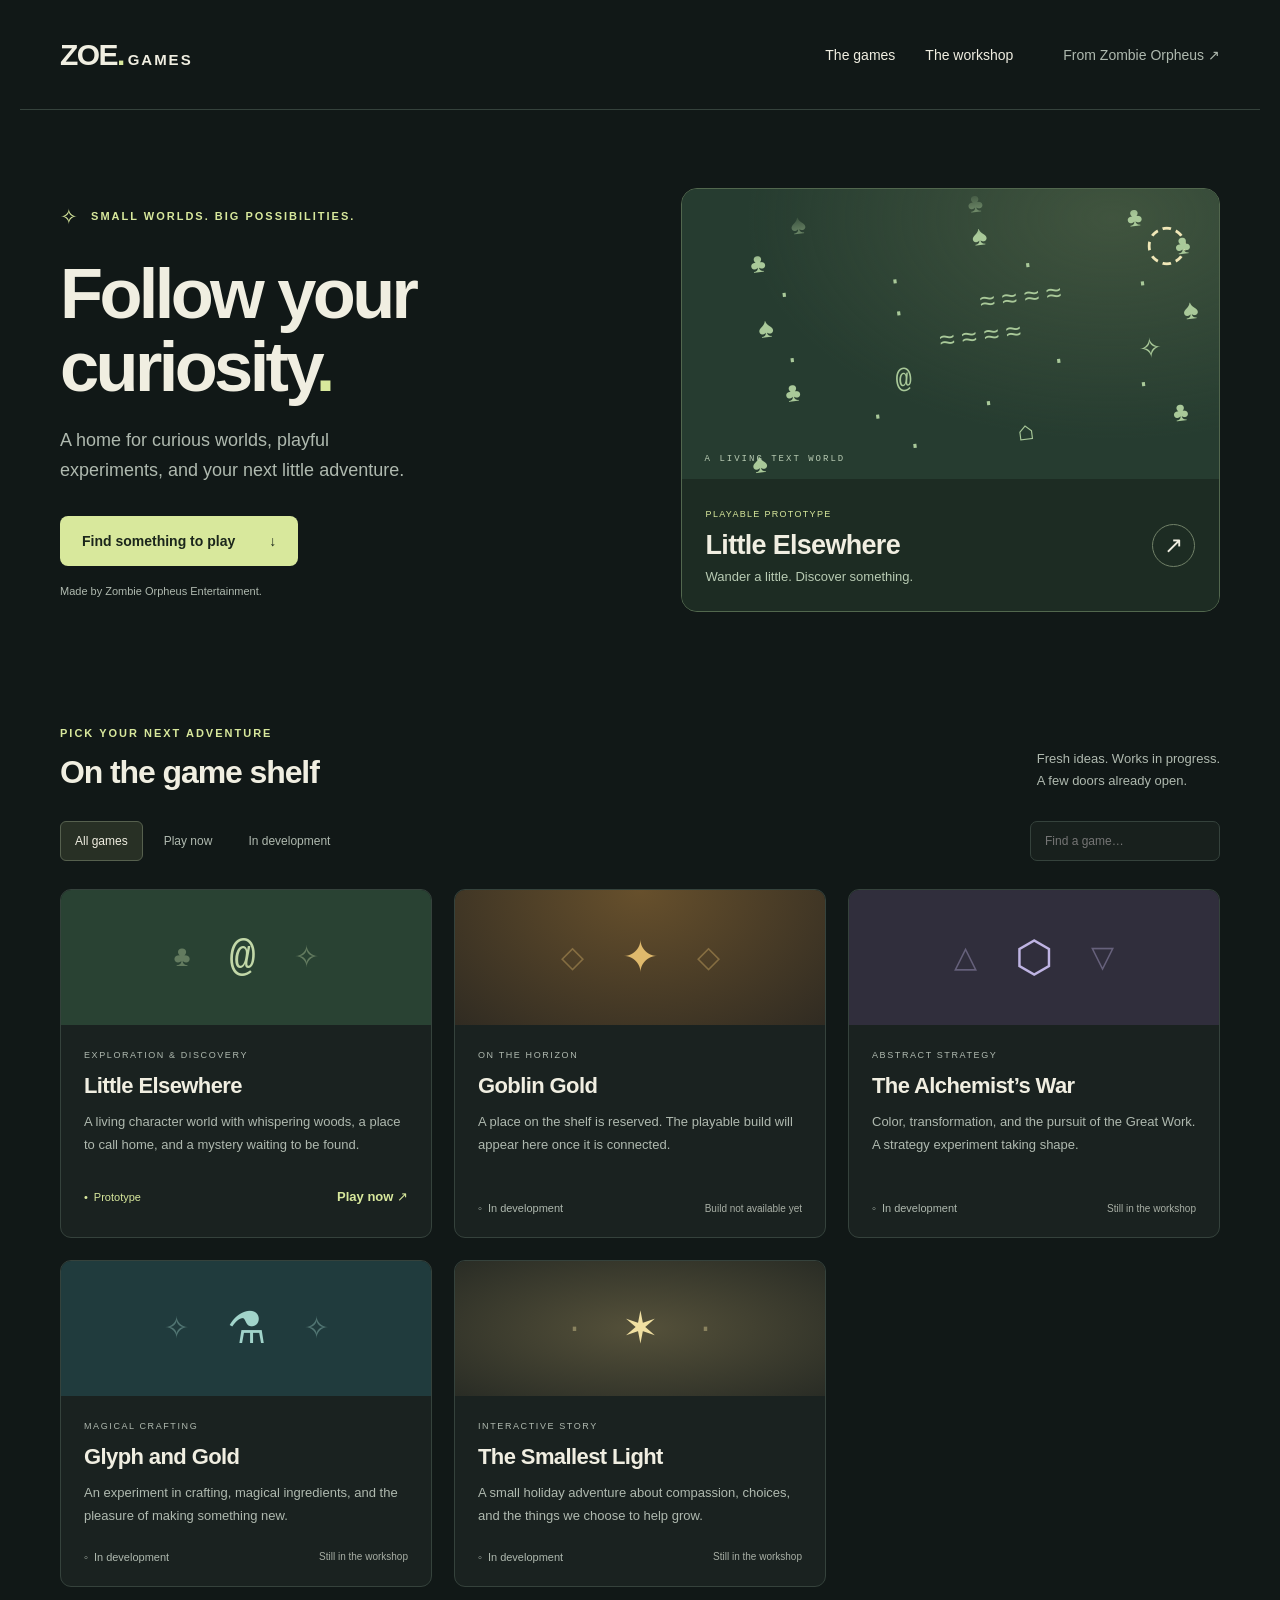
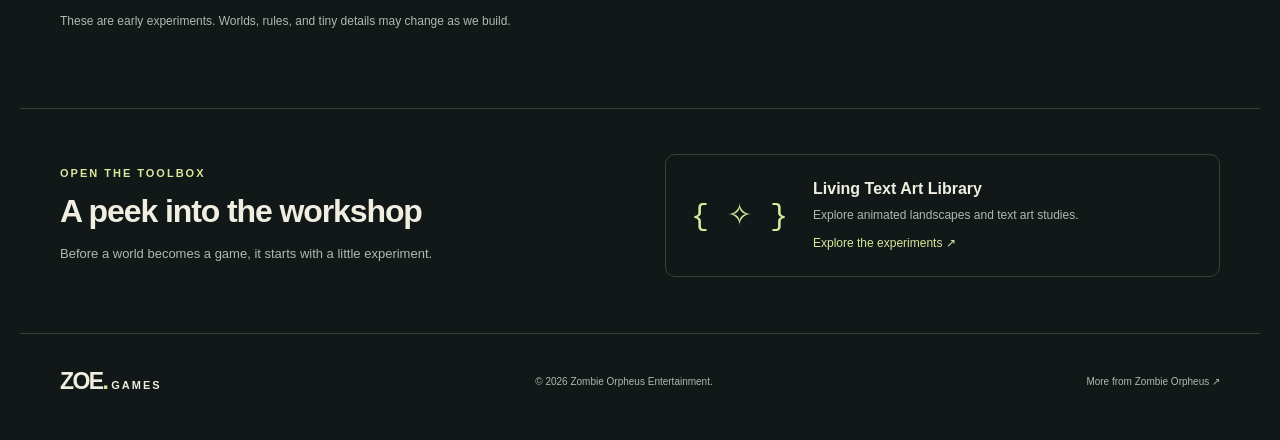
<file: index.html>
<!doctype html>
<html lang="en">
<head>
<meta charset="utf-8"><meta name="viewport" content="width=device-width,initial-scale=1,viewport-fit=cover">
<meta name="theme-color" content="#111817"><meta name="description" content="Play small adventures and explore new worlds from Zombie Orpheus Entertainment. Discover the latest ZOE Games prototypes.">
<title>ZOE Games | A little curiosity. A new adventure.</title>
<link rel="icon" href="assets/icon.svg" type="image/svg+xml"><link rel="stylesheet" href="assets/site.css">
<script src="assets/site.js" defer></script>
</head>
<body>
<a class="skip" href="#games">Skip to games</a>
<aside id="staging-banner" hidden><strong>STAGING · Test build</strong><span>Changes here have not been released to production.</span><a href="https://zoe.games/">Go to live site ↗</a></aside>
<header class="header wrap"><a class="wordmark" href="./" aria-label="ZOE Games home">ZOE<span class="dot">.</span><span>GAMES</span></a><nav aria-label="Main"><a href="#games">The games</a><a href="#workshop">The workshop</a><a class="parent-link" href="https://www.zombieorpheus.com/">From Zombie Orpheus ↗</a></nav></header>
<main>
<section class="hero wrap" aria-labelledby="hero-title">
<div class="hero-copy"><p class="eyebrow"><span class="spark">✧</span> SMALL WORLDS. BIG POSSIBILITIES.</p><h1 id="hero-title">Follow your<br>curiosity<span class="dot">.</span></h1><p class="lead">A home for curious worlds, playful experiments, and your next little adventure.</p><a class="button primary" href="#games">Find something to play <span aria-hidden="true">↓</span></a><p class="fine">Made by Zombie Orpheus Entertainment.</p></div>
<a class="feature" href="games/little-elsewhere/" aria-label="Play Little Elsewhere prototype">
<div class="scene" aria-hidden="true"><span class="moon">◌</span><pre class="forest">      ♠       ♣         ♠
 ♣         ♠      ♣
    ·    ·     ·      ♣
 ♠     ·   ≈≈≈≈   ·
    ·      ≈≈≈≈       ♠
  ♣    @      ·   ✧
     ·    ·      ·
 ♠      ·    ⌂      ♣</pre><span class="scene-label">A LIVING TEXT WORLD</span></div>
<div class="feature-info"><div><span class="pill">PLAYABLE PROTOTYPE</span><h2>Little Elsewhere</h2><p>Wander a little. Discover something.</p></div><span class="round-arrow" aria-hidden="true">↗</span></div>
</a>
</section>
<section id="games" class="wrap shelf" aria-labelledby="shelf-title"><div class="section-top"><div><p class="eyebrow">PICK YOUR NEXT ADVENTURE</p><h2 id="shelf-title">On the game shelf</h2></div><p>Fresh ideas. Works in progress.<br>A few doors already open.</p></div>
<div class="toolbar" hidden id="game-tools"><div class="filters" role="group" aria-label="Filter games"><button aria-pressed="true" data-filter="all">All games</button><button aria-pressed="false" data-filter="playable">Play now</button><button aria-pressed="false" data-filter="development">In development</button></div><label class="search"><span class="sr-only">Search games</span><input id="search" type="search" placeholder="Find a game…" autocomplete="off"></label></div>
<div class="game-grid" id="game-grid">
<article class="game-card" data-status="playable"><div class="card-art woods" aria-hidden="true"><span>♣</span><span>@</span><span>✧</span></div><div class="card-copy"><p class="category">EXPLORATION & DISCOVERY</p><h3>Little Elsewhere</h3><p>A living character world with whispering woods, a place to call home, and a mystery waiting to be found.</p><div class="card-bottom"><span class="state playable">Prototype</span><a href="games/little-elsewhere/" class="play-link">Play now <span aria-hidden="true">↗</span></a></div></div></article>
<article class="game-card" data-status="development"><div class="card-art gold" aria-hidden="true"><span>◇</span><span>✦</span><span>◇</span></div><div class="card-copy"><p class="category">ON THE HORIZON</p><h3>Goblin Gold</h3><p>A place on the shelf is reserved. The playable build will appear here once it is connected.</p><div class="card-bottom"><span class="state">In development</span><span class="unavailable">Build not available yet</span></div></div></article>
<article class="game-card" data-status="development"><div class="card-art alchemy" aria-hidden="true"><span>△</span><span>⬡</span><span>▽</span></div><div class="card-copy"><p class="category">ABSTRACT STRATEGY</p><h3>The Alchemist’s War</h3><p>Color, transformation, and the pursuit of the Great Work. A strategy experiment taking shape.</p><div class="card-bottom"><span class="state">In development</span><span class="unavailable">Still in the workshop</span></div></div></article>
<article class="game-card" data-status="development"><div class="card-art glyph" aria-hidden="true"><span>✧</span><span>⚗</span><span>✧</span></div><div class="card-copy"><p class="category">MAGICAL CRAFTING</p><h3>Glyph and Gold</h3><p>An experiment in crafting, magical ingredients, and the pleasure of making something new.</p><div class="card-bottom"><span class="state">In development</span><span class="unavailable">Still in the workshop</span></div></div></article>
<article class="game-card" data-status="development"><div class="card-art light" aria-hidden="true"><span>·</span><span>✶</span><span>·</span></div><div class="card-copy"><p class="category">INTERACTIVE STORY</p><h3>The Smallest Light</h3><p>A small holiday adventure about compassion, choices, and the things we choose to help grow.</p><div class="card-bottom"><span class="state">In development</span><span class="unavailable">Still in the workshop</span></div></div></article>
</div><p id="no-results" hidden role="status">No games match. Try another search or filter.</p><p class="prototype-note">These are early experiments. Worlds, rules, and tiny details may change as we build.</p></section>
<section class="workshop wrap" id="workshop" aria-labelledby="workshop-title"><div><p class="eyebrow">OPEN THE TOOLBOX</p><h2 id="workshop-title">A peek into the workshop</h2><p>Before a world becomes a game, it starts with a little experiment.</p></div><a class="lab-link" href="labs/ascii-library/"><span class="lab-symbol" aria-hidden="true">{ ✧ }</span><div><h3>Living Text Art Library</h3><p>Explore animated landscapes and text art studies.</p><span>Explore the experiments ↗</span></div></a></section>
</main>
<footer class="wrap"><a class="wordmark" href="./">ZOE<span class="dot">.</span><span>GAMES</span></a><p>© <span id="year">2026</span> Zombie Orpheus Entertainment.</p><a href="https://www.zombieorpheus.com/">More from Zombie Orpheus ↗</a></footer>
</body></html>
</file>
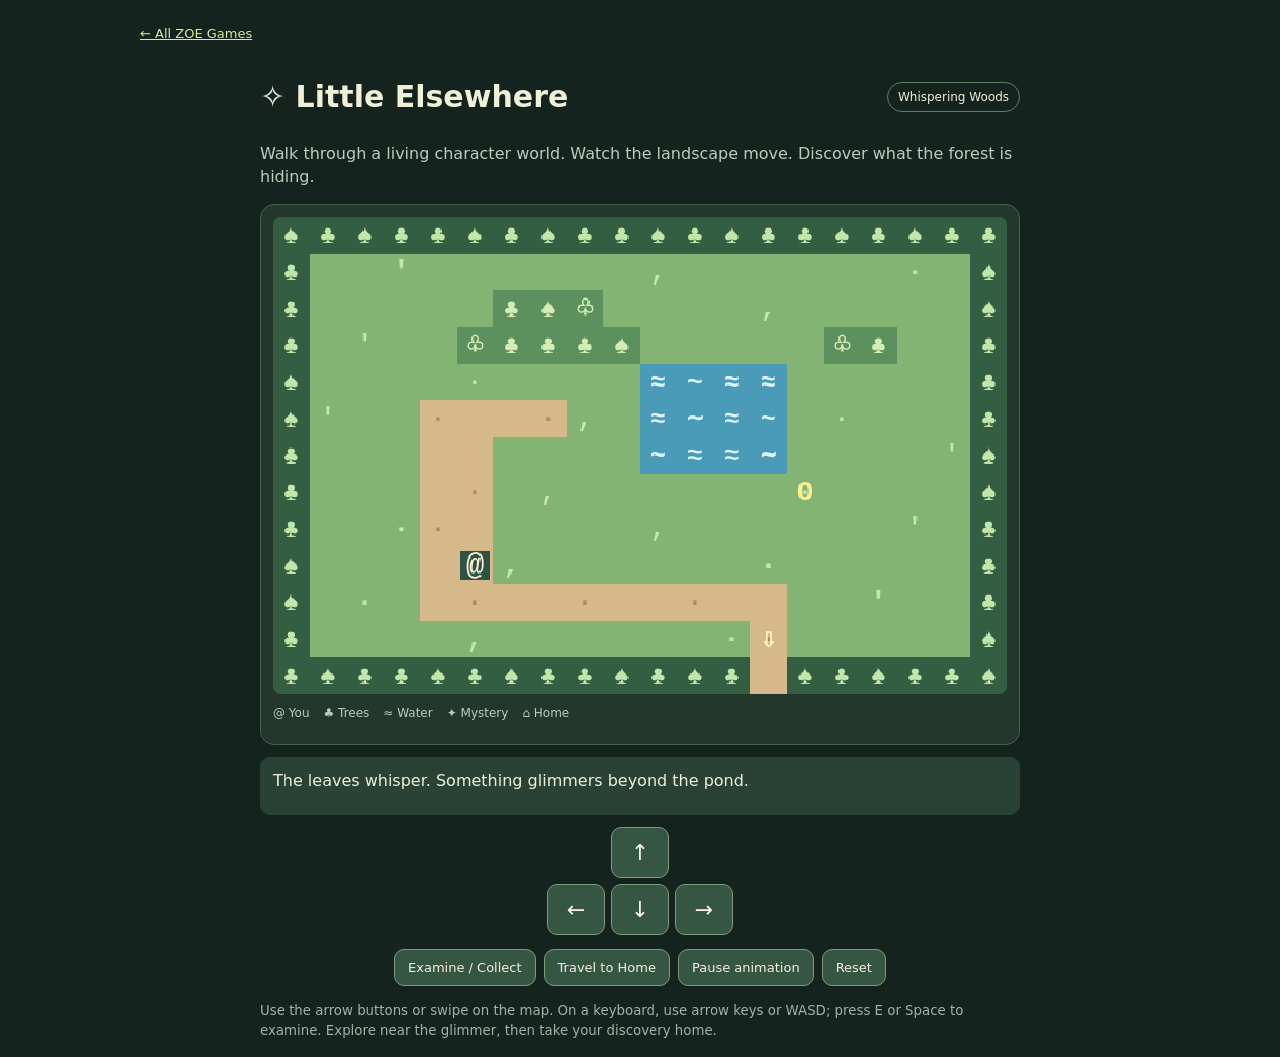
<file: games/little-elsewhere/index.html>
<!doctype html>
<html lang="en"><head><meta charset="utf-8"><meta name="viewport" content="width=device-width,initial-scale=1">
<meta name="theme-color" content="#17251f"><title>Little Elsewhere | Living World</title>
<style>
*{box-sizing:border-box}body{margin:0;background:#15231e;color:#f0f0d8;font-family:system-ui,-apple-system,sans-serif;padding:16px}
main{max-width:760px;margin:auto}header{display:flex;align-items:center;justify-content:space-between;gap:12px}h1{font-size:clamp(21px,4vw,30px);margin:12px 0}p{color:#b9cdbd;line-height:1.45}
.tag{font-size:12px;border:1px solid #5a8069;border-radius:20px;padding:7px 10px}
.panel{background:#23372d;padding:12px;border-radius:14px;border:1px solid #45624e}
canvas{display:block;width:100%;height:auto;image-rendering:pixelated;touch-action:none;border-radius:8px}
.message{min-height:58px;background:#294235;border-radius:10px;margin:12px 0;padding:13px;line-height:1.4}
.controls{display:grid;grid-template-columns:repeat(3,58px);justify-content:center;gap:6px}
button{background:#365644;color:#f6f1df;border:1px solid #7b9d7b;border-radius:10px;padding:10px 13px;cursor:pointer;font:inherit}
button:active{background:#628469}.controls button{height:51px;font-size:22px}.empty{visibility:hidden}
.actions{display:flex;flex-wrap:wrap;gap:8px;justify-content:center;margin-top:14px}.actions button{font-size:13px}
.legend{display:flex;flex-wrap:wrap;gap:14px;color:#b9cdbd;font-size:12px;margin:12px 0}
small{color:#9fb4a5;display:block;margin-top:15px;line-height:1.5}
</style></head><body><nav aria-label="Game navigation" style="max-width:1000px;margin:0 auto 16px;padding:10px 0;font:13px system-ui"><a style="color:#d8e89c" href="../../">← All ZOE Games</a><span id="environment-label" style="margin-left:18px;color:#e9c97b"></span></nav><script>if(/(?:^|\/)staging(?:\/|$)/.test(location.pathname)){document.getElementById('environment-label').textContent='STAGING · Test build';document.title='[STAGING] '+document.title;}</script><main>
<header><h1>✧ Little Elsewhere</h1><span class="tag" id="place">Whispering Woods</span></header>
<p>Walk through a living character world. Watch the landscape move. Discover what the forest is hiding.</p>
<div class="panel"><canvas id="game" width="640" height="416" aria-label="Little Elsewhere playable world"></canvas>
<div class="legend"><span>@ You</span><span>♣ Trees</span><span>≈ Water</span><span>✦ Mystery</span><span>⌂ Home</span></div></div>
<div class="message" id="message" role="status">The leaves whisper. Something glimmers beyond the pond.</div>
<div class="controls"><span class="empty"></span><button data-move="0,-1" aria-label="Move up">↑</button><span class="empty"></span>
<button data-move="-1,0" aria-label="Move left">←</button><button data-move="0,1" aria-label="Move down">↓</button><button data-move="1,0" aria-label="Move right">→</button></div>
<div class="actions"><button id="examine">Examine / Collect</button><button id="travel">Travel to Home</button><button id="pause">Pause animation</button><button id="reset">Reset</button></div>
<small>Use the arrow buttons or swipe on the map. On a keyboard, use arrow keys or WASD; press E or Space to examine. Explore near the glimmer, then take your discovery home.</small>
</main><script>
(()=>{
'use strict';
const c=document.getElementById('game'),g=c.getContext('2d'),message=document.getElementById('message'),place=document.getElementById('place');
const W=20,H=13,S=32;
const maps={woods:[
'TTTTTTTTTTTTTTTTTTTT',
'TggggggggggggggggggT',
'TgggggtttggggggggggT',
'TggggtttttgggggttggT',
'TgggggggggwwwwgggggT',
'TgggppppggwwwwgggggT',
'TgggppggggwwwwgggggT',
'TgggppgggggggggggggT',
'TgggppgggggggggggggT',
'TgggppgggggggggggggT',
'TgggppppppppppgggggT',
'TggggggggggggpgggggT',
'TTTTTTTTTTTTTpTTTTTT'],home:[
'TTTTTTTTTTTTTTTTTTTT',
'TffffffffffffffffffT',
'TfggggggggggggggggfT',
'TfgtttggggggggttggfT',
'TfggggggggggggggggfT',
'TfggggggggggggggggfT',
'TfggggggggggggggggfT',
'TfggggggggggggggggfT',
'TfggggggggggggggggfT',
'TfggggggggggggggggfT',
'TfggggggggggggggggfT',
'TffffffffffffffffffT',
'TTTTTTTTTTTTTTTTTTTT']};
const colors={T:'#345e42',t:'#5c905e',g:'#83b473',p:'#d6b98b',w:'#499bb8',f:'#bca17b'};
let location='woods',player={x:5,y:9},found=false,paused=false,elapsed=0,last=0;
g.textAlign='center';g.textBaseline='middle';
function say(s){message.textContent=s}
function tile(x,y){return maps[location][y]?.[x]??'T'}
function close(x,y){return Math.abs(x-player.x)+Math.abs(y-player.y)<=1}
function glyph(x,y,ch,color,avatar=false){if(avatar){g.fillStyle='#2c5346';g.fillRect(x*S+3,y*S+3,S-6,S-6)}
g.font='bold '+(avatar?27:23)+'px monospace';g.fillStyle=color;g.fillText(ch,x*S+16,y*S+17)}
function render(){
g.clearRect(0,0,c.width,c.height);
for(let y=0;y<H;y++)for(let x=0;x<W;x++){
const v=tile(x,y),phase=(Math.floor(elapsed/310)+(x*7+y*11)%5)%4;
g.fillStyle=colors[v];g.fillRect(x*S,y*S,S,S);
if(v==='T')glyph(x,y,phase===0?'♠':'♣','#c0e6a9');
if(v==='t')glyph(x,y,['♣','♠','♣','♧'][phase],'#d4edb2');
if(v==='w')glyph(x,y,['≈','~','∼','≈'][phase],'#e0f6ff');
if(v==='g'&&(x*13+y*17)%7===0)glyph(x,y,['·',',',"'",','][phase],'#c8e8a6');
if(v==='p'&&(x+y)%3===0)glyph(x,y,'·','#a58b66');
if(v==='f'&&(x+y)%4===0)glyph(x,y,'·','#e9d2aa');
}
if(location==='woods'){
if(!found)glyph(14,7,['.','o','O','@','O','o'][Math.floor(elapsed/170)%6],'#ffef91');
glyph(13,11,'⇩','#fff2cb')
}else{glyph(10,5,'⌂','#fff1cf');if(found)glyph(12,5,['✦','+','*','+'][Math.floor(elapsed/260)%4],'#ffec8f')}
glyph(player.x,player.y,'@','#fff5d3',true)
}
function walk(dx,dy){const x=player.x+dx,y=player.y+dy,v=tile(x,y);
if(!v||'Ttw'.includes(v))return;
player={x,y};
if(location==='woods'&&x===13&&y===12){travel();return}
if(location==='woods'&&!found&&close(14,7))say('The light pulses beside you. Examine it to discover what it is.');
else if(location==='home'&&close(10,5))say(found?'The brass charm glows near your home.':'Your home is waiting for discoveries.');
else say(location==='woods'?'The landscape rustles around you.':'Your home feels peaceful.');
render()}
function examine(){
if(location==='woods'&&!found&&close(14,7)){found=true;say('You found a brass charm! It pulses gently in your hand. Take it home.')}
else if(location==='home'&&found&&close(10,5))say('The brass charm awakens a tiny star beside your home. A new mystery begins.');
else say('You examine your surroundings. Nothing unusual here, yet.');
render()}
function travel(){location=location==='woods'?'home':'woods';player=location==='home'?{x:10,y:9}:{x:13,y:11};
place.textContent=location==='home'?'Your Home':'Whispering Woods';
document.getElementById('travel').textContent=location==='home'?'Return to Woods':'Travel to Home';
say(location==='home'?'You arrive home, carrying everything you discovered.':'The woods welcome you back.');render()}
document.querySelectorAll('[data-move]').forEach(b=>b.addEventListener('click',()=>walk(...b.dataset.move.split(',').map(Number))));
document.getElementById('examine').addEventListener('click',examine);
document.getElementById('travel').addEventListener('click',travel);
document.getElementById('pause').addEventListener('click',e=>{paused=!paused;e.target.textContent=paused?'Resume animation':'Pause animation'});
document.getElementById('reset').addEventListener('click',()=>{found=false;location='woods';player={x:5,y:9};place.textContent='Whispering Woods';document.getElementById('travel').textContent='Travel to Home';say('The adventure begins again.');render()});
window.addEventListener('keydown',e=>{const k=e.key.toLowerCase(),moves={arrowup:[0,-1],w:[0,-1],arrowdown:[0,1],s:[0,1],arrowleft:[-1,0],a:[-1,0],arrowright:[1,0],d:[1,0]};
if(moves[k]){e.preventDefault();walk(...moves[k])}else if(k==='e'||k===' '){e.preventDefault();examine()}});
let start; c.addEventListener('touchstart',e=>{start=[e.touches[0].clientX,e.touches[0].clientY]},{passive:true});
c.addEventListener('touchend',e=>{if(!start)return;const dx=e.changedTouches[0].clientX-start[0],dy=e.changedTouches[0].clientY-start[1];
if(Math.max(Math.abs(dx),Math.abs(dy))>18)walk(Math.abs(dx)>Math.abs(dy)?Math.sign(dx):0,Math.abs(dy)>=Math.abs(dx)?Math.sign(dy):0);
else examine();start=null},{passive:true});
function frame(now){if(!paused)elapsed+=last?Math.min(now-last,100):0;last=now;render();requestAnimationFrame(frame)}requestAnimationFrame(frame);
})();
</script></body></html>
</file>
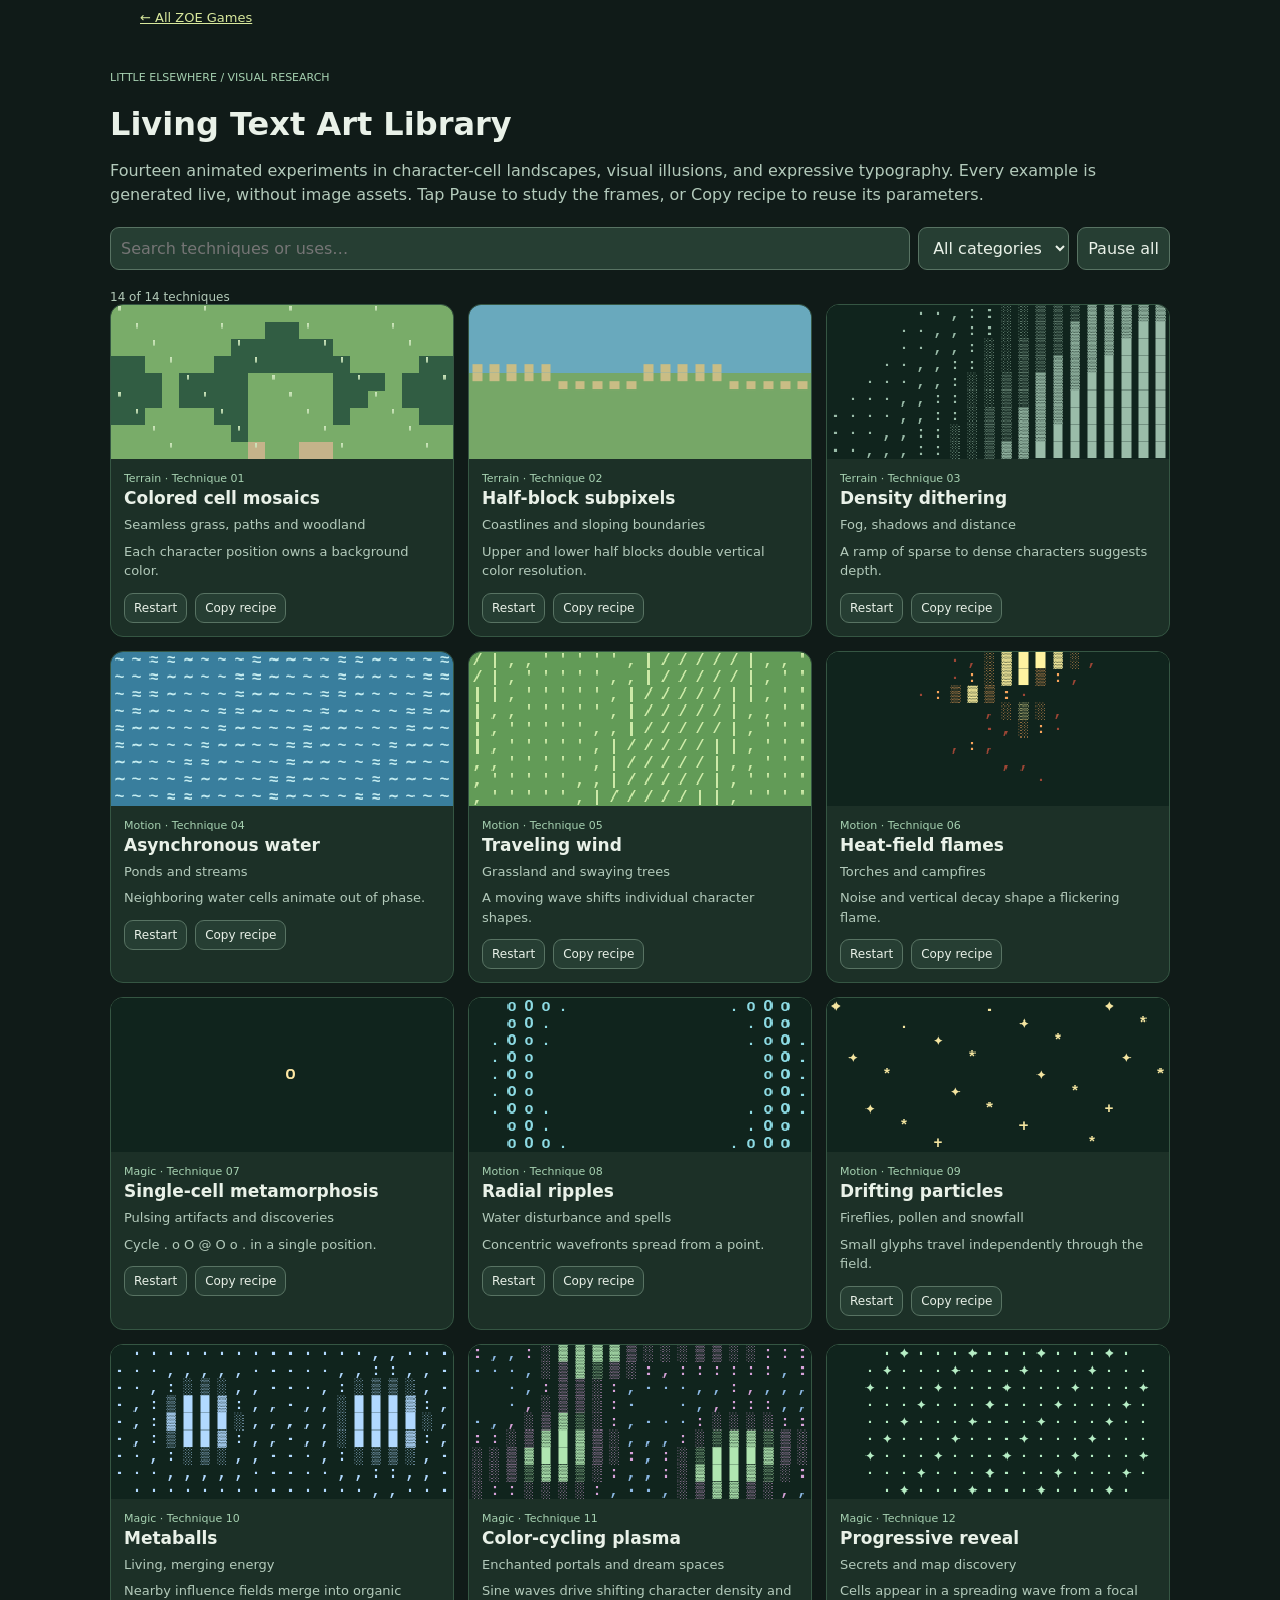
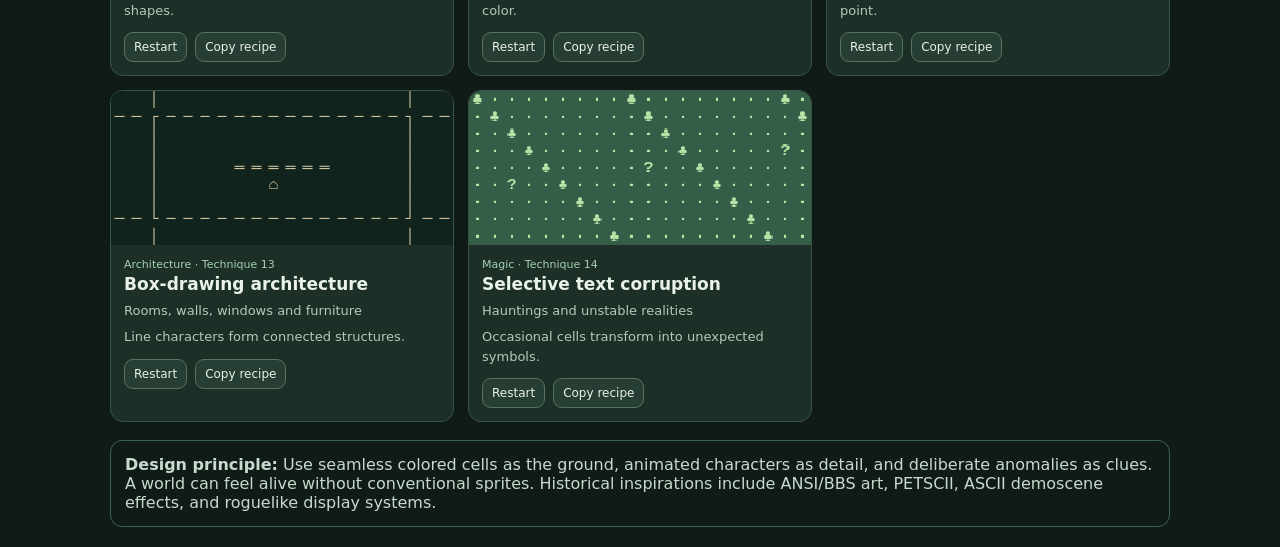
<file: labs/ascii-library/index.html>
<!doctype html><html lang="en"><head><meta charset="utf-8"><meta name="viewport" content="width=device-width,initial-scale=1"><title>Little Elsewhere | Living Text Art Library</title><style>
:root{color-scheme:dark;font-family:system-ui,sans-serif;background:#101b18;color:#e9f1e8}*{box-sizing:border-box}body{margin:0}main{max-width:1100px;margin:auto;padding:20px}h1{margin-bottom:4px}p{color:#b3cabb;line-height:1.5}.tools{display:flex;gap:8px;flex-wrap:wrap;margin:20px 0}input,button,select{background:#263e33;color:#e9f1e8;border:1px solid #587363;border-radius:9px;padding:10px;font:inherit}input{flex:1;min-width:180px}.grid{display:grid;grid-template-columns:repeat(auto-fit,minmax(min(100%,315px),1fr));gap:14px}.card{border:1px solid #355643;border-radius:13px;background:#1c3027;overflow:hidden}.card canvas{width:100%;height:auto;display:block;background:#091510;image-rendering:pixelated}.info{padding:13px}.info h2{font-size:17px;margin:3px 0}.info p{font-size:13px;margin:7px 0}.meta{font-size:11px;color:#a6d1b1}.buttons{display:flex;gap:8px;margin-top:12px}.buttons button{font-size:12px;padding:7px 9px}.count{font-size:12px;color:#b2c9b8}.note{padding:14px;border:1px solid #3d614b;border-radius:12px;margin-top:18px;color:#c8d9cd}
</style></head><body><nav aria-label="Game navigation" style="max-width:1000px;margin:0 auto 16px;padding:10px 0;font:13px system-ui"><a style="color:#d8e89c" href="../../">← All ZOE Games</a><span id="environment-label" style="margin-left:18px;color:#e9c97b"></span></nav><script>if(/(?:^|\/)staging(?:\/|$)/.test(location.pathname)){document.getElementById('environment-label').textContent='STAGING · Test build';document.title='[STAGING] '+document.title;}</script><main><div class="meta">LITTLE ELSEWHERE / VISUAL RESEARCH</div><h1>Living Text Art Library</h1><p>Fourteen animated experiments in character-cell landscapes, visual illusions, and expressive typography. Every example is generated live, without image assets. Tap Pause to study the frames, or Copy recipe to reuse its parameters.</p><div class="tools"><input id="search" placeholder="Search techniques or uses…" aria-label="Search"><select id="category" aria-label="Filter category"><option value="">All categories</option><option>Terrain</option><option>Motion</option><option>Magic</option><option>Architecture</option></select><button id="toggle">Pause all</button></div><div class="count" id="count"></div><div class="grid" id="gallery"></div><div class="note"><b>Design principle:</b> Use seamless colored cells as the ground, animated characters as detail, and deliberate anomalies as clues. A world can feel alive without conventional sprites. Historical inspirations include ANSI/BBS art, PETSCII, ASCII demoscene effects, and roguelike display systems.</div></main><script>
(()=>{
const techniques=[
['Colored cell mosaics','Terrain','Seamless grass, paths and woodland','Each character position owns a background color.'],
['Half-block subpixels','Terrain','Coastlines and sloping boundaries','Upper and lower half blocks double vertical color resolution.'],
['Density dithering','Terrain','Fog, shadows and distance','A ramp of sparse to dense characters suggests depth.'],
['Asynchronous water','Motion','Ponds and streams','Neighboring water cells animate out of phase.'],
['Traveling wind','Motion','Grassland and swaying trees','A moving wave shifts individual character shapes.'],
['Heat-field flames','Motion','Torches and campfires','Noise and vertical decay shape a flickering flame.'],
['Single-cell metamorphosis','Magic','Pulsing artifacts and discoveries','Cycle . o O @ O o . in a single position.'],
['Radial ripples','Motion','Water disturbance and spells','Concentric wavefronts spread from a point.'],
['Drifting particles','Motion','Fireflies, pollen and snowfall','Small glyphs travel independently through the field.'],
['Metaballs','Magic','Living, merging energy','Nearby influence fields merge into organic shapes.'],
['Color-cycling plasma','Magic','Enchanted portals and dream spaces','Sine waves drive shifting character density and color.'],
['Progressive reveal','Magic','Secrets and map discovery','Cells appear in a spreading wave from a focal point.'],
['Box-drawing architecture','Architecture','Rooms, walls, windows and furniture','Line characters form connected structures.'],
['Selective text corruption','Magic','Hauntings and unstable realities','Occasional cells transform into unexpected symbols.']
];
const C=20,R=9,S=16,canvasW=C*S,canvasH=R*S,grid=document.querySelector('#gallery');
let running=true,clock=0,last=0;
const palette=['#315d43','#4f8855','#79ac69','#9bc67c','#c5b38a','#4c91ad','#78b9ce'];
const glyphs=[' ','·',',',':','░','▒','▓','█'];
function draw(canvas,id,t){
const ctx=canvas.getContext('2d');ctx.clearRect(0,0,canvasW,canvasH);ctx.textAlign='center';ctx.textBaseline='middle';ctx.font='bold 15px monospace';
for(let y=0;y<R;y++)for(let x=0;x<C;x++){
let v=0,ch=' ',fg='#cde6bc',bg='#10241d',a=x/C,b=y/R,phase=t*.002,dist=Math.hypot(x-10,y-4);
switch(id){
case 0:bg=palette[(Math.sin(x*.5)+Math.cos(y*.7)>0?2:0)+(x>7&&x<13&&y>3?2:0)];ch=(x*7+y*13)%5===0?'\u0027':' ';break;
case 1:bg=y<4?'#69a9bd':'#76a767';ch=y===3+(Math.floor(x/5)%2)?'▄':y===4?'▀':' ';fg='#c9bd85';break;
case 2:v=(x+y*.65)/24+Math.sin(phase+x*.3)*.07;ch=glyphs[Math.min(7,Math.max(0,Math.floor(v*9)))];fg='#9abca9';break;
case 3:bg='#397e9d';ch=['~','≈','∼','~'][Math.floor(t/260+x*.73+y*.43)%4];fg='#c5edf1';break;
case 4:bg='#629b57';ch=['\u0027',',','|','/','\\'][Math.abs(Math.floor(Math.sin(x*.42-phase+y*.14)*2+2))%5];fg='#d1edab';break;
case 5:v=Math.max(0,1-Math.abs(x-10+Math.sin(y*2+phase)*2)/(5*(1-y/R)))*Math.max(0,1-y/R);ch=glyphs[Math.min(7,Math.floor(v*9))];fg=v>.65?'#fff3a1':v>.35?'#f7a45b':'#9d4635';break;
case 6:ch=x===10&&y===4?['.','o','O','@','O','o','.'][Math.floor(t/170)%7]:' ';fg='#ffe8a4';break;
case 7:v=Math.abs(dist-(t/250)%12);ch=v<.55?'O':v<1.1?'o':v<1.6?'.':' ';fg='#8ddbe4';break;
case 8:v=Math.sin(x*11.3+y*7.7);ch=((x*13+y*19)%23)<3?['.','+','*','✦'][Math.floor(t/260+x+y)%4]:' ';fg='#f4e5a0';break;
case 9:v=3.7/(2+Math.pow(x-6-Math.sin(phase)*2,2)+Math.pow(y-4,2))+4.2/(2+Math.pow(x-14+Math.sin(phase)*2,2)+Math.pow(y-4,2));ch=glyphs[Math.min(7,Math.floor(v*8))];fg='#b1d9ff';break;
case 10:v=(Math.sin(x*.7+phase)+Math.sin(y*.9-phase)+Math.sin((x+y)*.45+phase))/3;ch=glyphs[Math.min(7,Math.max(0,Math.floor((v+1)*4)))];fg=['#8cb9e4','#d6a1d8','#b0e6b1'][Math.floor((v+1)*1.4)%3];break;
case 11:v=dist-(t/220)%15;ch=v<0?((x+y)%4?'·':'✦'):' ';fg='#b6edc5';break;
case 12:ch=y===1||y===7?'─':x===2||x===17?'│':' ';if((x===2||x===17)&&(y===1||y===7))ch=x===2?(y===1?'┌':'└'):(y===1?'┐':'┘');if(y===4&&x>6&&x<13)ch='═';if(y===5&&x===9)ch='⌂';fg='#d8c8a3';break;
case 13:bg='#355e48';ch=(x*11+y*7)%9===0?'♣':'·';if((x*7+y*13+Math.floor(t/280))%43===0)ch=['#','%','@','?'][Math.floor(t/280)%4];fg='#b8e2a6';break;
}
ctx.fillStyle=bg;ctx.fillRect(x*S,y*S,S,S);if(ch!==' '){ctx.fillStyle=fg;ctx.fillText(ch,x*S+S/2,y*S+S/2)}
}
}
const cards=techniques.map((a,i)=>{let card=document.createElement('article');card.className='card';card.innerHTML='<canvas width="'+canvasW+'" height="'+canvasH+'"></canvas><div class="info"><div class="meta">'+a[1]+' · Technique '+String(i+1).padStart(2,'0')+'</div><h2>'+a[0]+'</h2><p>'+a[2]+'</p><p>'+a[3]+'</p><div class="buttons"><button class="restart">Restart</button><button class="copy">Copy recipe</button></div></div>';
card.querySelector('.restart').addEventListener('click',()=>{card.dataset.offset=String(clock)});
card.querySelector('.copy').addEventListener('click',async()=>{const recipe=JSON.stringify({id:i+1,name:a[0],category:a[1],application:a[2],method:a[3],grid:[C,R],cellSize:S},null,2);try{await navigator.clipboard.writeText(recipe);card.querySelector('.copy').textContent='Copied!';setTimeout(()=>card.querySelector('.copy').textContent='Copy recipe',1000)}catch{window.prompt('Copy recipe:',recipe)}});
grid.appendChild(card);return card});
function filter(){const q=document.querySelector('#search').value.toLowerCase(),cat=document.querySelector('#category').value;let count=0;cards.forEach((card,i)=>{let a=techniques[i],show=(!cat||a[1]===cat)&&a.join(' ').toLowerCase().includes(q);card.hidden=!show;if(show)count++});document.querySelector('#count').textContent=count+' of 14 techniques'}
document.querySelector('#search').addEventListener('input',filter);document.querySelector('#category').addEventListener('change',filter);
document.querySelector('#toggle').addEventListener('click',e=>{running=!running;e.target.textContent=running?'Pause all':'Play all'});
function loop(now){if(running)clock+=last?Math.min(now-last,80):0;last=now;cards.forEach((card,i)=>{if(!card.hidden)draw(card.querySelector('canvas'),i,clock-Number(card.dataset.offset||0))});requestAnimationFrame(loop)}
filter();requestAnimationFrame(loop)
})();
</script></body></html>
</file>
<file: assets/site.css>
:root{color-scheme:dark;--bg:#111817;--panel:#1a2220;--line:#35423c;--text:#f0eee1;--muted:#afb9af;--accent:#d8e89c;font-family:-apple-system,BlinkMacSystemFont,"Segoe UI",sans-serif;font-synthesis:none}*{box-sizing:border-box}html{scroll-behavior:smooth;scroll-padding-top:24px}body{margin:0;background:var(--bg);color:var(--text)}a{color:inherit;text-decoration:none}button,input{font:inherit}a,button,input{-webkit-tap-highlight-color:transparent}a:focus-visible,button:focus-visible,input:focus-visible{outline:3px solid var(--accent);outline-offset:5px}[hidden]{display:none!important}.wrap{max-width:1240px;margin-inline:auto;padding-inline:40px}.header{height:110px;display:flex;align-items:center;justify-content:space-between;border-bottom:1px solid var(--line)}.wordmark{font-size:30px;letter-spacing:-1.6px;font-weight:850;white-space:nowrap}.wordmark>span:last-child{font-size:15px;letter-spacing:2px;margin-left:4px}.dot{color:var(--accent)}nav{display:flex;gap:30px;font-size:14px}nav a:hover,footer>a:hover{color:var(--accent)}nav .parent-link{color:var(--muted);margin-left:20px}.hero{display:grid;grid-template-columns:1.03fr 1fr;gap:65px;align-items:center;padding-block:78px 92px}.eyebrow{font-size:11px;font-weight:700;letter-spacing:2px;color:var(--accent);line-height:1.6}.spark{font-size:21px;vertical-align:middle;margin-right:6px}h1{font-size:clamp(46px,5.5vw,74px);letter-spacing:-3.6px;line-height:1.04;font-weight:650;margin:23px 0}p{line-height:1.65}.lead{font-size:18px;max-width:370px;color:var(--muted);margin-bottom:30px}.button{display:inline-flex;align-items:center;justify-content:space-between;gap:34px;border-radius:8px;padding:17px 22px;font-weight:650;font-size:14px}.primary{background:var(--accent);color:#1b261b}.primary:hover{background:#eaf5c3}.fine{font-size:11px;color:var(--muted);margin-top:16px}.feature{border:1px solid #52674e;border-radius:16px;overflow:hidden;display:block;background:#213126;transition:transform .2s,border-color .2s}.feature:hover{transform:translateY(-4px);border-color:var(--accent)}.scene{height:290px;position:relative;overflow:hidden;background:radial-gradient(ellipse at 80% 10%,#57694b88,transparent 60%),#263c30}.forest{position:absolute;inset:24px 0 0;margin:0;text-align:center;font:24px/1.2 monospace;color:#a9c999;letter-spacing:5px;transform:rotate(-7deg) scale(1.15);mask-image:linear-gradient(transparent,#000 15%,#000 85%,transparent)}.moon{position:absolute;top:24px;right:30px;color:#f1e8b8;font:50px monospace}.scene-label{position:absolute;left:23px;bottom:15px;font:9px monospace;letter-spacing:2px;color:#b8cbb3}.feature-info{padding:24px;display:flex;justify-content:space-between;align-items:center;background:#1d2c23}.pill{font-size:9px;letter-spacing:1.3px;color:var(--accent)}.feature h2{font-size:27px;letter-spacing:-.7px;margin:9px 0 5px}.feature p{font-size:13px;color:#b8cbb3;margin:0}.round-arrow{width:43px;height:43px;border:1px solid #718168;display:grid;place-items:center;border-radius:50%;font-size:23px}.shelf{padding-block:10px 64px}.section-top{display:flex;justify-content:space-between;align-items:end;margin-bottom:30px}.section-top h2,.workshop h2{font-size:32px;letter-spacing:-1.1px;margin:8px 0 0;font-weight:600}.section-top>p{font-size:13px;color:var(--muted);margin:0}.toolbar{display:flex;justify-content:space-between;gap:16px;margin-bottom:28px}.filters{display:flex;gap:6px;flex-wrap:wrap}.filters button{background:transparent;color:var(--muted);border:1px solid transparent;border-radius:6px;padding:10px 14px;cursor:pointer;font-size:12px}.filters button[aria-pressed=true]{color:var(--text);border-color:#56604e;background:#283025}.filters button:hover{color:var(--accent)}input{border:1px solid var(--line);border-radius:7px;padding:10px 14px;background:#18201d;color:var(--text);font-size:12px;width:190px;min-height:40px}.game-grid{display:grid;grid-template-columns:repeat(3,minmax(0,1fr));gap:22px}.game-card{background:var(--panel);border:1px solid var(--line);border-radius:11px;overflow:hidden;display:flex;flex-direction:column}.card-art{height:135px;display:flex;gap:38px;align-items:center;justify-content:center;font:44px monospace;overflow:hidden}.card-art span:first-child,.card-art span:last-child{opacity:.38;font-size:30px}.woods{background:#294233;color:#c2d8a8}.gold{background:radial-gradient(ellipse at top,#67502c,#302b22);color:#dfb96c}.alchemy{background:#302e3c;color:#bfb4e3}.glyph{background:#203b3d;color:#a1d4ca}.light{background:radial-gradient(ellipse,#55513a,#292c25);color:#f1e0a2}.card-copy{padding:23px;display:flex;flex-direction:column;flex:1}.category{font-size:9px;letter-spacing:1.6px;color:var(--muted);margin:0 0 10px}.card-copy h3{font-size:22px;letter-spacing:-.6px;margin:0}.card-copy>p:not(.category){color:var(--muted);font-size:13px;line-height:1.75;margin:12px 0 23px}.card-bottom{margin-top:auto;display:flex;align-items:center;justify-content:space-between;gap:8px;font-size:11px}.state{color:var(--muted);white-space:nowrap}.state:before{content:'◦';margin-right:6px}.playable{color:var(--accent)}.playable:before{content:'•'}.play-link{color:var(--accent);padding-block:10px;font-size:13px;font-weight:650}.play-link:hover{text-decoration:underline}.unavailable{color:#a8afa5;font-size:10px}.prototype-note{font-size:12px;color:var(--muted);margin-top:25px}.workshop{padding-block:45px 55px;border-top:1px solid var(--line);display:grid;grid-template-columns:1fr 1fr;gap:50px;align-items:center}.workshop>div>p:last-child{font-size:13px;color:var(--muted)}.lab-link{display:flex;gap:25px;align-items:center;border:1px solid var(--line);border-radius:10px;padding:25px}.lab-link:hover{border-color:var(--accent)}.lab-symbol{font:30px monospace;color:var(--accent);white-space:nowrap}.lab-link h3{font-size:16px;margin:0}.lab-link p{font-size:12px;color:var(--muted);margin:8px 0}.lab-link div>span{font-size:12px;color:var(--accent)}footer{border-top:1px solid var(--line);display:flex;justify-content:space-between;gap:20px;align-items:center;padding-block:30px 40px}footer .wordmark{font-size:23px}footer .wordmark>span:last-child{font-size:11px}footer p,footer>a:last-child{font-size:10px;color:var(--muted)}#staging-banner{background:#e9c97b;color:#241d10;padding:13px 30px;display:flex;justify-content:center;gap:25px;flex-wrap:wrap;font-size:12px}#staging-banner a{text-decoration:underline}.sr-only,.skip:not(:focus){position:absolute;width:1px;height:1px;padding:0;margin:-1px;overflow:hidden;clip:rect(0,0,0,0);white-space:nowrap}.skip:focus{display:block;padding:15px;background:var(--accent);color:var(--bg)}@media(max-width:1000px){.hero{gap:35px}.wrap{padding-inline:28px}nav .parent-link{display:none}.game-grid{grid-template-columns:repeat(2,minmax(0,1fr))}.workshop{gap:25px}.lab-symbol{display:none}h1{letter-spacing:-2.4px}}@media(max-width:650px){.wrap{padding-inline:20px}.header{height:85px}.wordmark{font-size:26px}.wordmark>span:last-child{font-size:11px}nav{gap:16px;font-size:12px}.hero{grid-template-columns:1fr;gap:30px;padding-block:40px 55px}h1{font-size:55px}.lead{font-size:17px}.hero-copy .eyebrow{font-size:9px}.scene{height:235px}.feature-info{padding:20px}.forest{font-size:23px}.section-top{align-items:start;gap:20px}.section-top h2,.workshop h2{font-size:27px}.section-top>p{display:none}.toolbar{flex-direction:column}.search input{width:100%}.filters button{padding:10px 12px}.game-grid{grid-template-columns:1fr}.card-art{height:140px}.workshop{grid-template-columns:1fr;gap:20px}footer{flex-wrap:wrap;align-items:start}footer p{width:100%;order:3;margin:0}footer>a:last-child{max-width:120px;line-height:1.6}.shelf{padding-bottom:35px}}@media(prefers-reduced-motion:reduce){html{scroll-behavior:auto}.feature{transition:none}}
</file>
